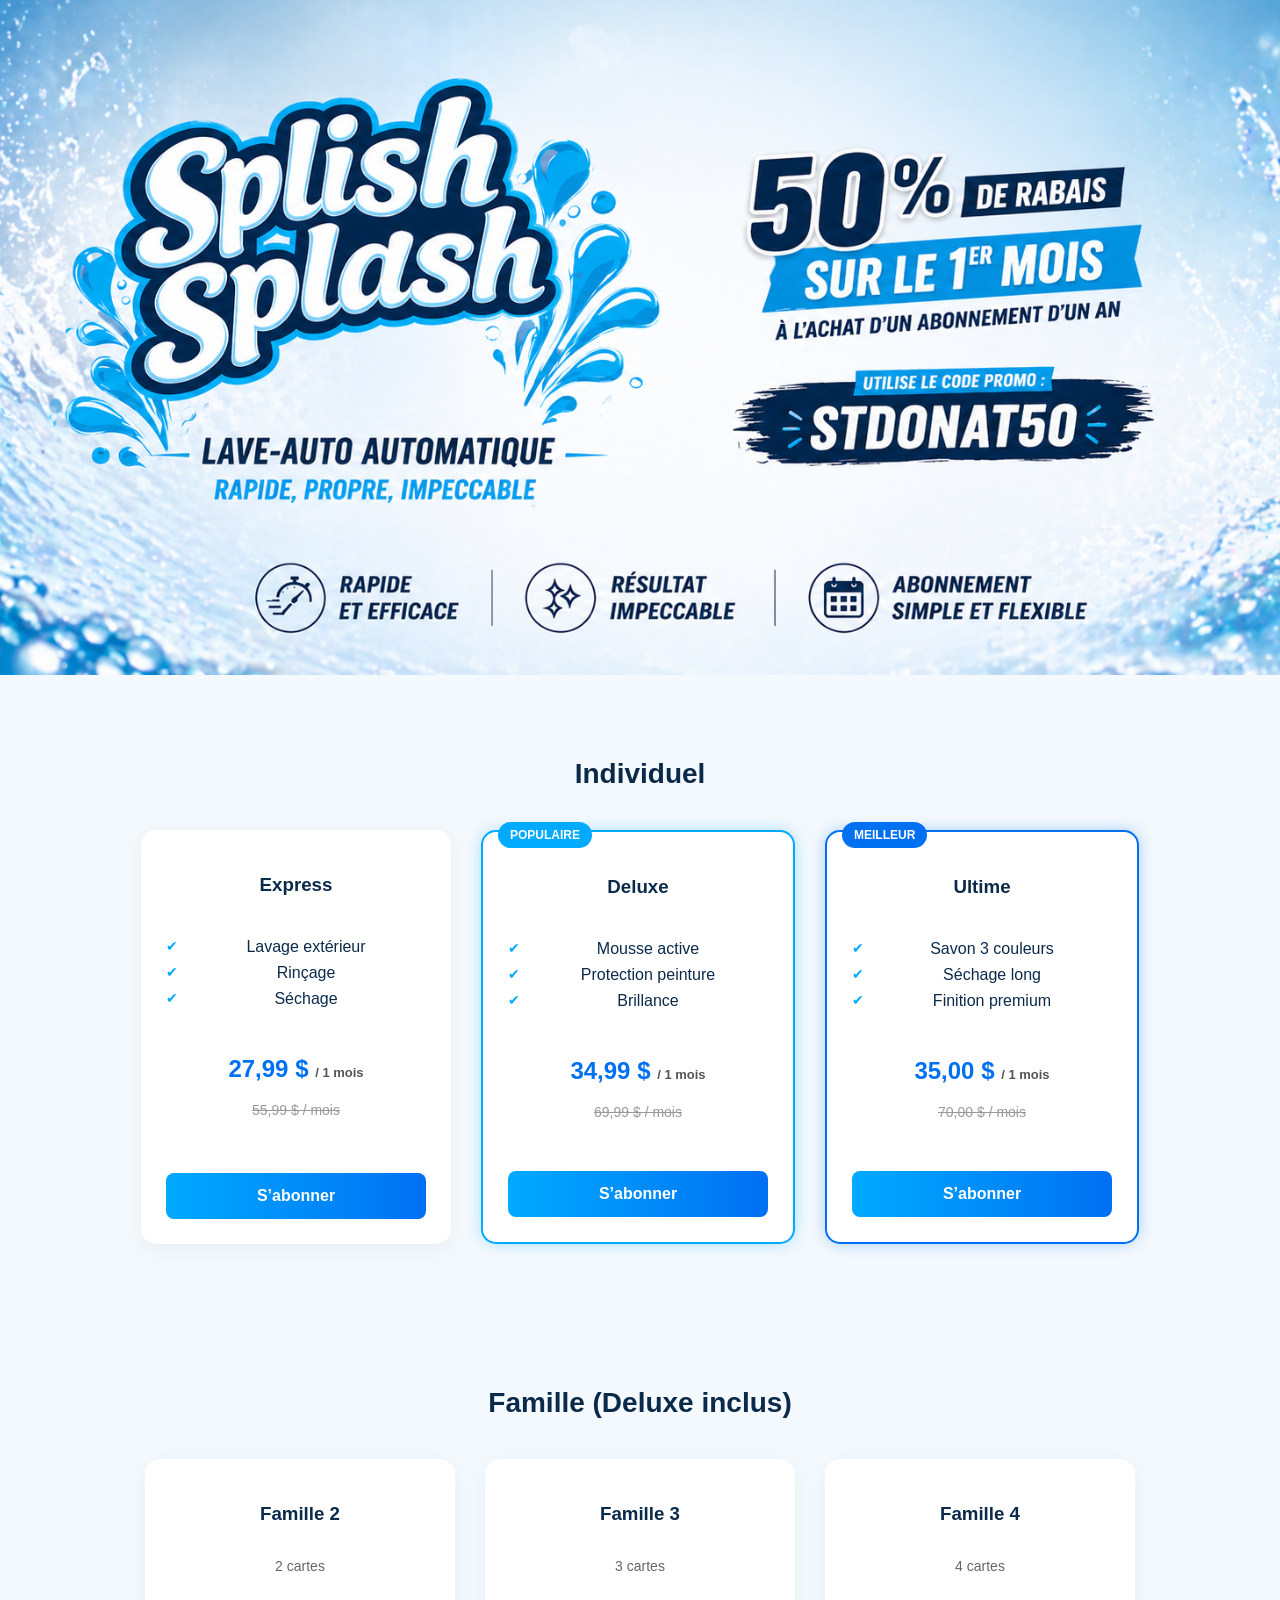
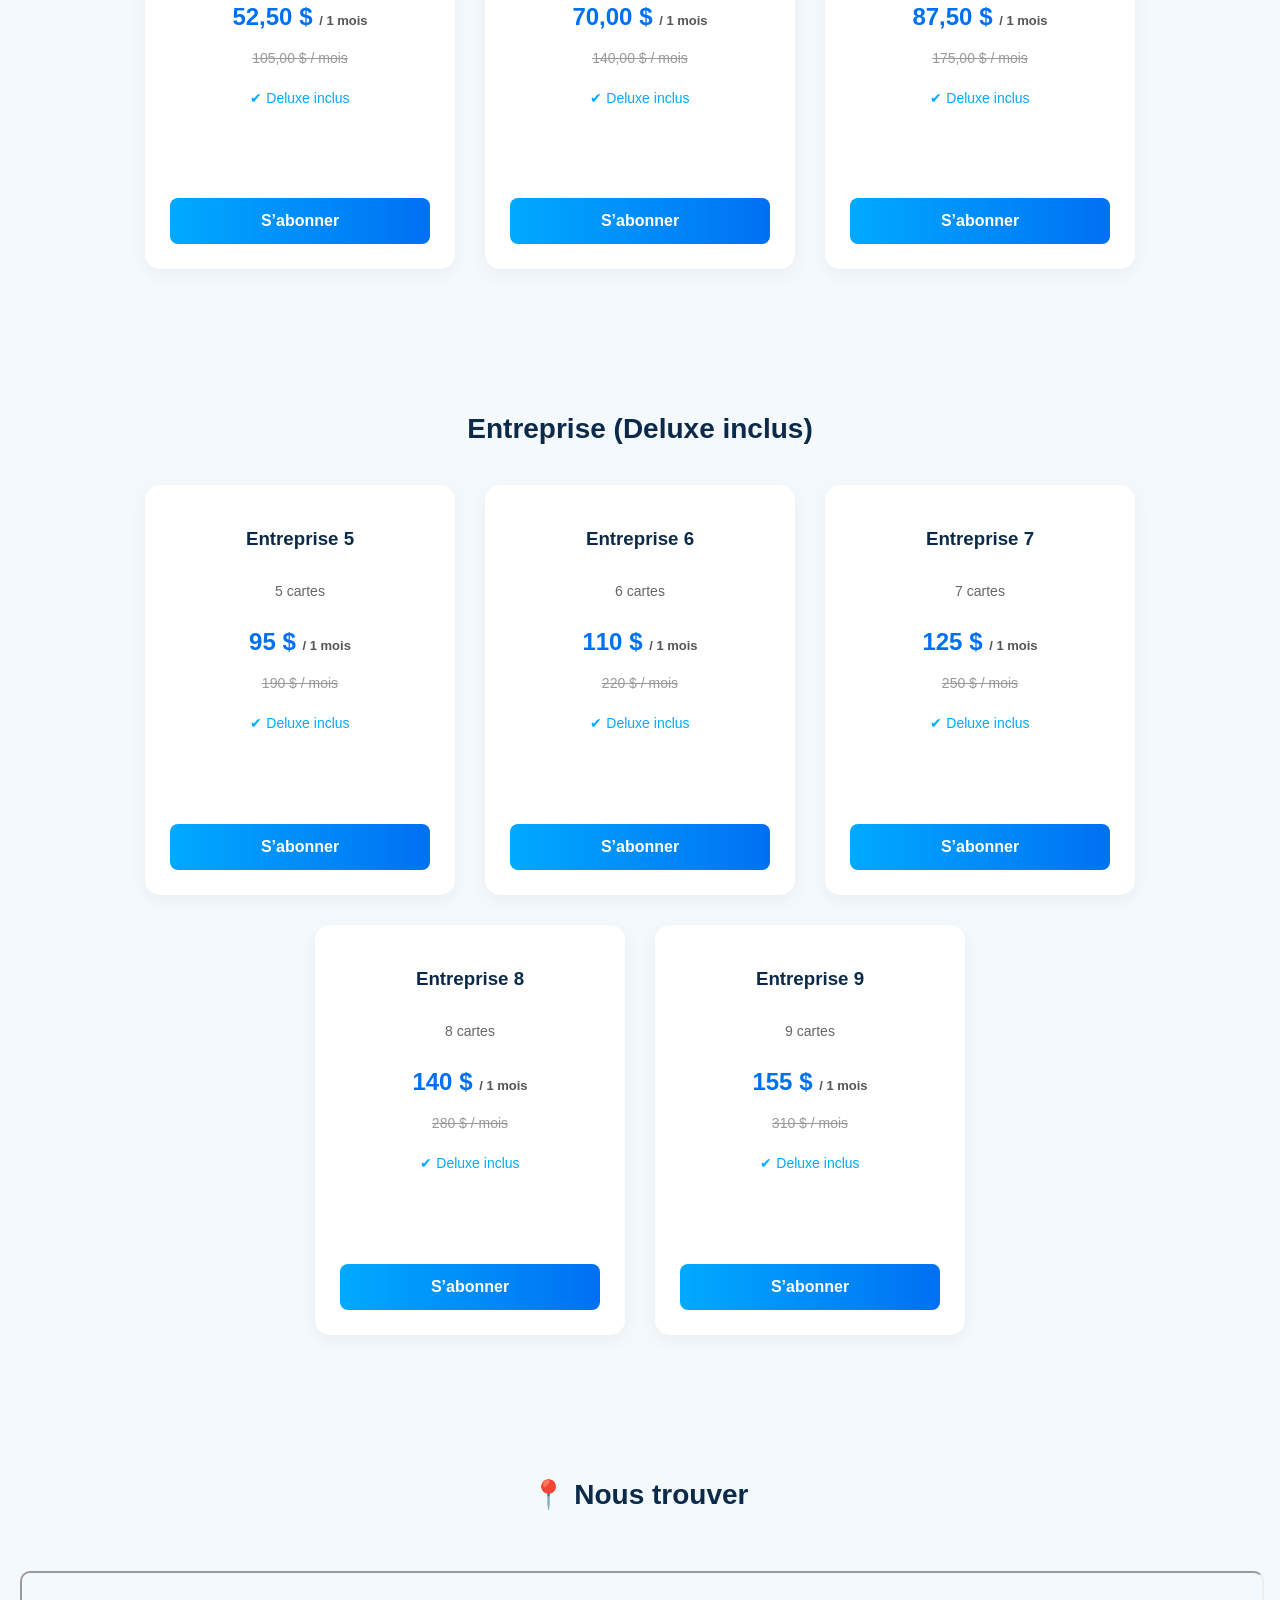
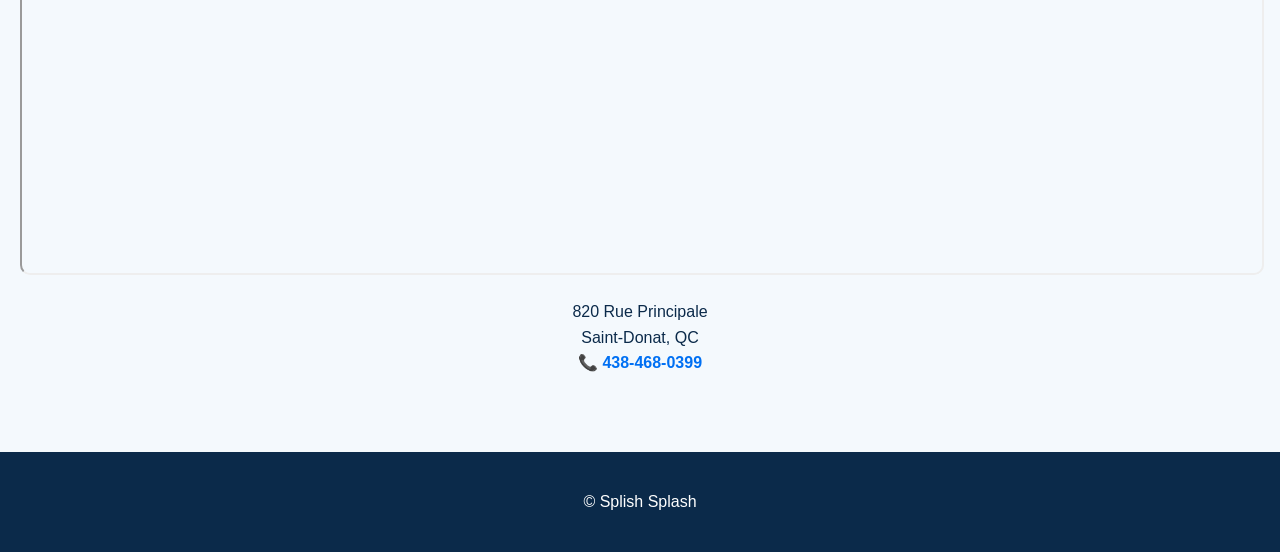
<file: index.html>
<!DOCTYPE html>
<html lang="fr">
<head>
<meta charset="UTF-8">
<meta name="viewport" content="width=device-width, initial-scale=1.0">
<title>Splish Splash</title>
<link rel="stylesheet" href="style.css">
</head>

<body>

<header class="hero"></header>

<!-- INDIVIDUEL -->
<section>
<h2>Individuel</h2>

<div class="cards">

<div class="card">
<h3>Express</h3>
<ul>
<li>Lavage extérieur</li>
<li>Rinçage</li>
<li>Séchage</li>
</ul>
<p class="price">27,99 $ <span>/ 1 mois</span></p>
<p class="old">55,99 $ / mois</p>
<a href="https://buy.stripe.com/dRmaEQesffoZccndp61ZS03">S’abonner</a>
</div>

<div class="card highlight">
<div class="badge">POPULAIRE</div>
<h3>Deluxe</h3>
<ul>
<li>Mousse active</li>
<li>Protection peinture</li>
<li>Brillance</li>
</ul>
<p class="price">34,99 $ <span>/ 1 mois</span></p>
<p class="old">69,99 $ / mois</p>
<a href="https://buy.stripe.com/7sYfZagAn90Bdgr2Ks1ZS02">S’abonner</a>
</div>

<div class="card highlight2">
<div class="badge2">MEILLEUR</div>
<h3>Ultime</h3>
<ul>
<li>Savon 3 couleurs</li>
<li>Séchage long</li>
<li>Finition premium</li>
</ul>
<p class="price">35,00 $ <span>/ 1 mois</span></p>
<p class="old">70,00 $ / mois</p>
<a href="https://buy.stripe.com/00w9AM1Ft90B6S3eta1ZS00">S’abonner</a>
</div>

</div>
</section>

<!-- FAMILLE -->
<section>
<h2>Famille (Deluxe inclus)</h2>

<div class="cards">

<div class="card">
<h3>Famille 2</h3>
<p class="tag">2 cartes</p>
<p class="price">52,50 $ <span>/ 1 mois</span></p>
<p class="old">105,00 $ / mois</p>
<p class="info">✔ Deluxe inclus</p>
<a href="https://buy.stripe.com/bJedR2ck7a4Ffozdp61ZS0j">S’abonner</a>
</div>

<div class="card">
<h3>Famille 3</h3>
<p class="tag">3 cartes</p>
<p class="price">70,00 $ <span>/ 1 mois</span></p>
<p class="old">140,00 $ / mois</p>
<p class="info">✔ Deluxe inclus</p>
<a href="https://buy.stripe.com/9B69AM5VJ7Wx1xJ0Ck1ZS0i">S’abonner</a>
</div>

<div class="card">
<h3>Famille 4</h3>
<p class="tag">4 cartes</p>
<p class="price">87,50 $ <span>/ 1 mois</span></p>
<p class="old">175,00 $ / mois</p>
<p class="info">✔ Deluxe inclus</p>
<a href="https://buy.stripe.com/9B6fZa6ZN0u5b8j2Ks1ZS0h">S’abonner</a>
</div>

</div>
</section>

<!-- ENTREPRISE -->
<section>
<h2>Entreprise (Deluxe inclus)</h2>

<div class="cards">

<div class="card">
<h3>Entreprise 5</h3>
<p class="tag">5 cartes</p>
<p class="price">95 $ <span>/ 1 mois</span></p>
<p class="old">190 $ / mois</p>
<p class="info">✔ Deluxe inclus</p>
<a href="https://buy.stripe.com/bJe6oA5VJb8JekvbgY1ZS0f">S’abonner</a>
</div>

<div class="card">
<h3>Entreprise 6</h3>
<p class="tag">6 cartes</p>
<p class="price">110 $ <span>/ 1 mois</span></p>
<p class="old">220 $ / mois</p>
<p class="info">✔ Deluxe inclus</p>
<a href="https://buy.stripe.com/7sYdR2abZccN7W784M1ZS0e">S’abonner</a>
</div>

<div class="card">
<h3>Entreprise 7</h3>
<p class="tag">7 cartes</p>
<p class="price">125 $ <span>/ 1 mois</span></p>
<p class="old">250 $ / mois</p>
<p class="info">✔ Deluxe inclus</p>
<a href="https://buy.stripe.com/fZu8wI1FtfoZekv2Ks1ZS0d">S’abonner</a>
</div>

<div class="card">
<h3>Entreprise 8</h3>
<p class="tag">8 cartes</p>
<p class="price">140 $ <span>/ 1 mois</span></p>
<p class="old">280 $ / mois</p>
<p class="info">✔ Deluxe inclus</p>
<a href="https://buy.stripe.com/28EaEQdob1y94JVbgY1ZS0c">S’abonner</a>
</div>

<div class="card">
<h3>Entreprise 9</h3>
<p class="tag">9 cartes</p>
<p class="price">155 $ <span>/ 1 mois</span></p>
<p class="old">310 $ / mois</p>
<p class="info">✔ Deluxe inclus</p>
<a href="https://buy.stripe.com/dRm3co97V4Kl0tF4SA1ZS0b">S’abonner</a>
</div>

</div>
</section>

<!-- 📍 LOCALISATION -->
<section>
<h2>📍 Nous trouver</h2>

<iframe class="map"
src="https://maps.google.com/maps?q=820%20Principale%20Saint-Donat&t=&z=13&ie=UTF8&iwloc=&output=embed">
</iframe>

<p class="contact">
820 Rue Principale<br>
Saint-Donat, QC<br>
<a href="tel:4384680399">📞 438-468-0399</a>
</p>

</section>

<!-- FOOTER -->
<footer>
<p>© Splish Splash</p>
</footer>

</body>
</html>
</file>
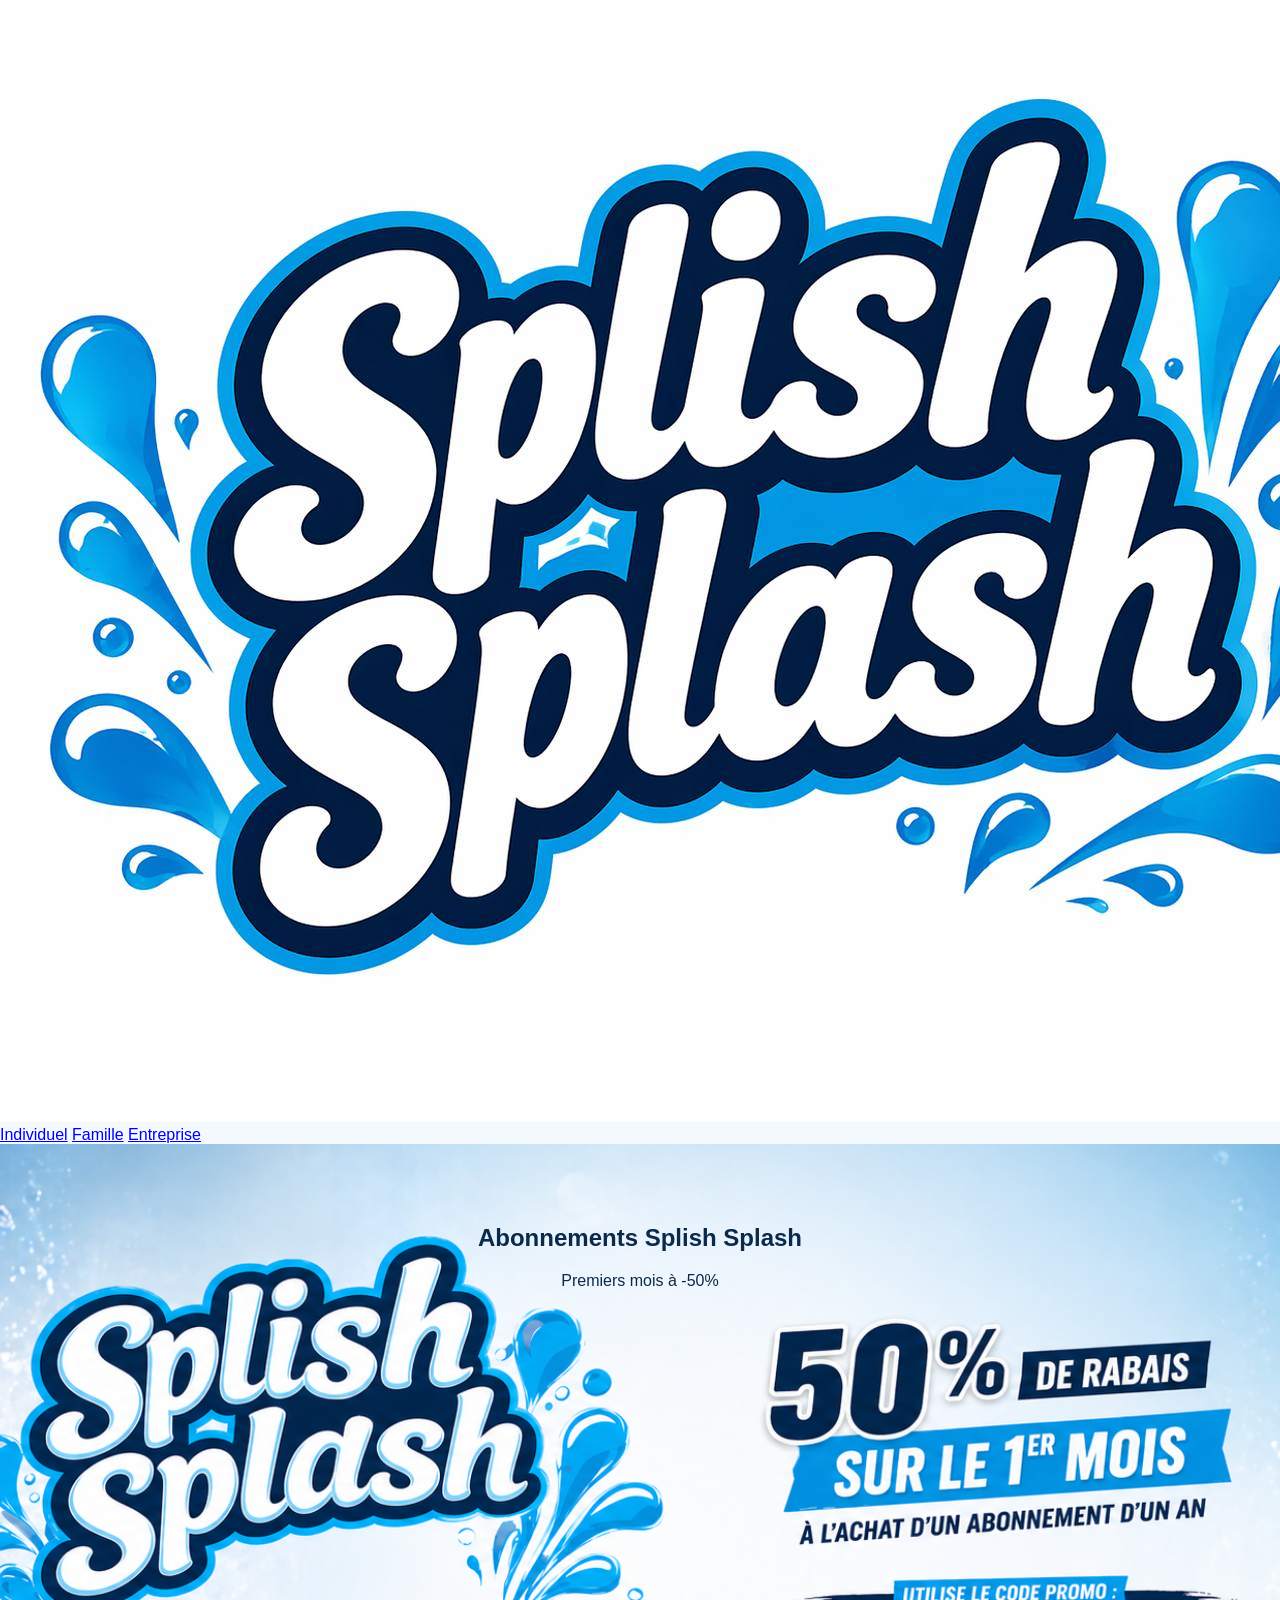
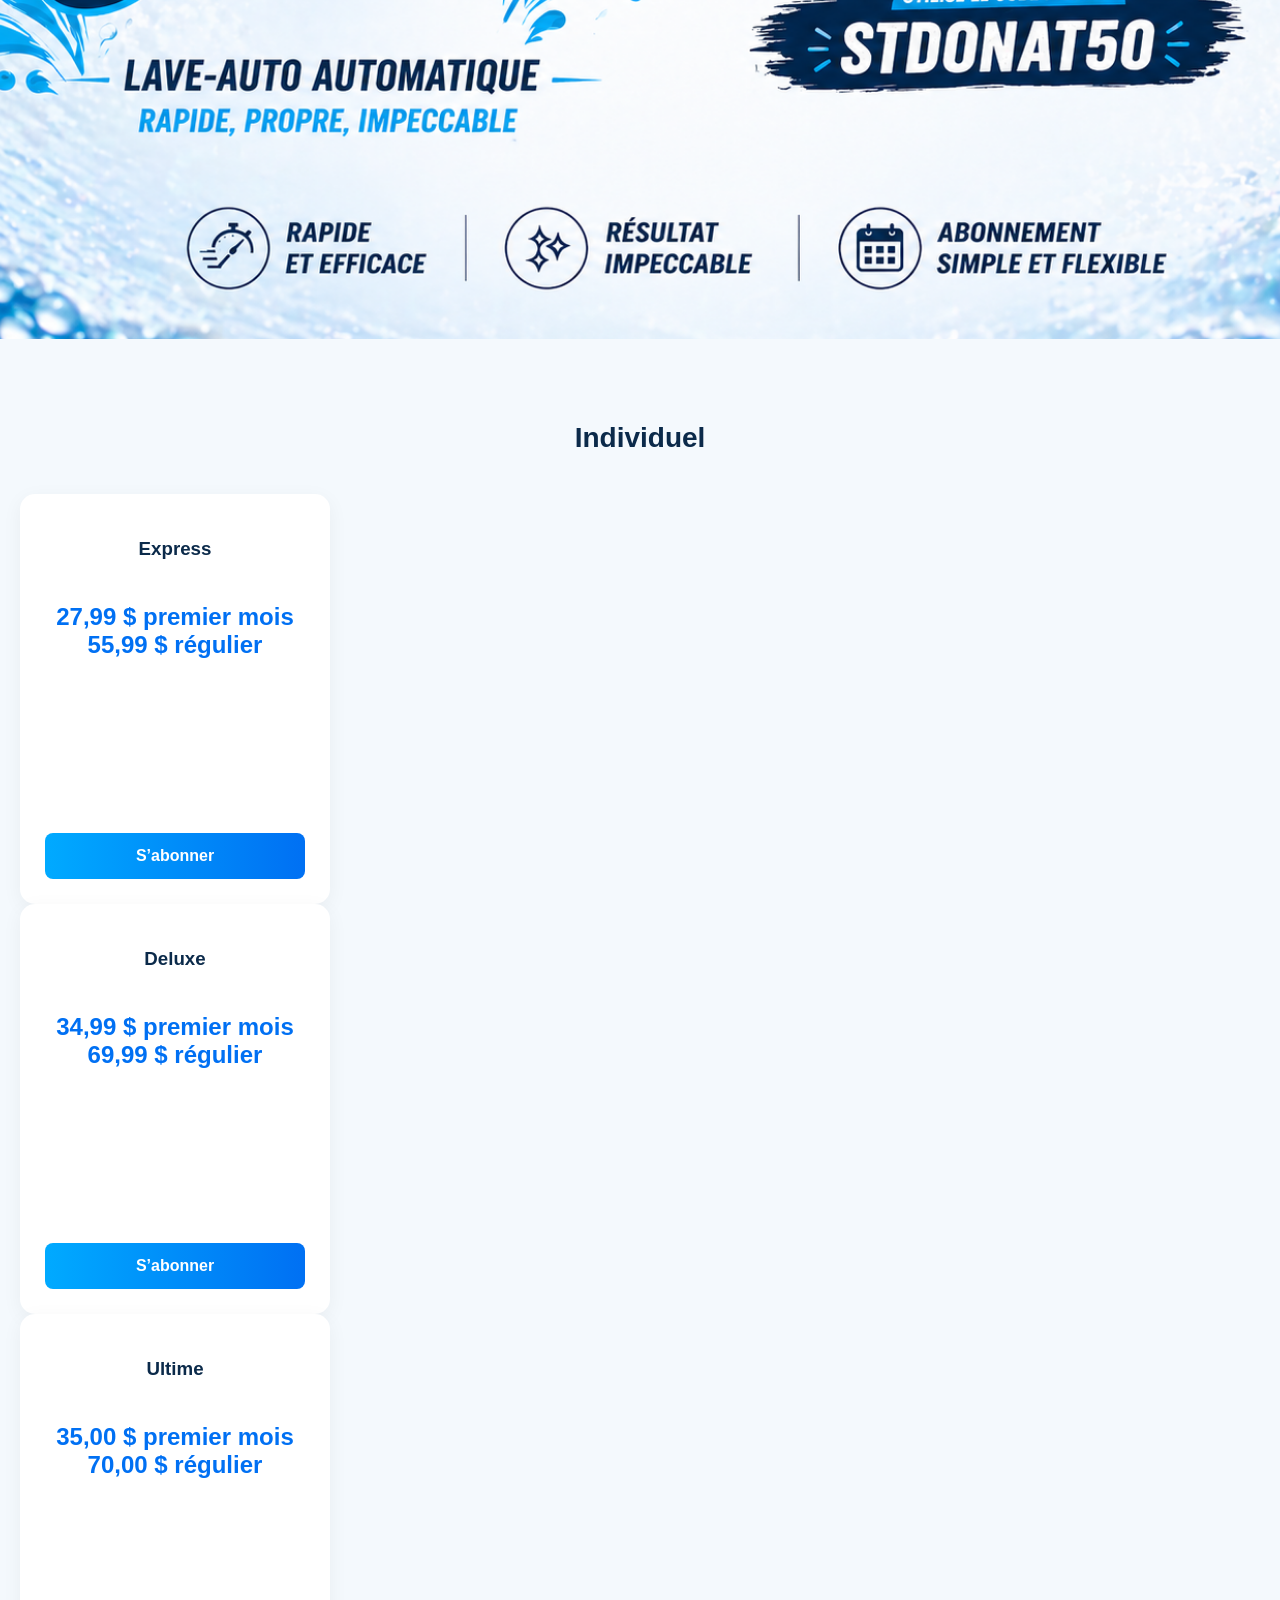
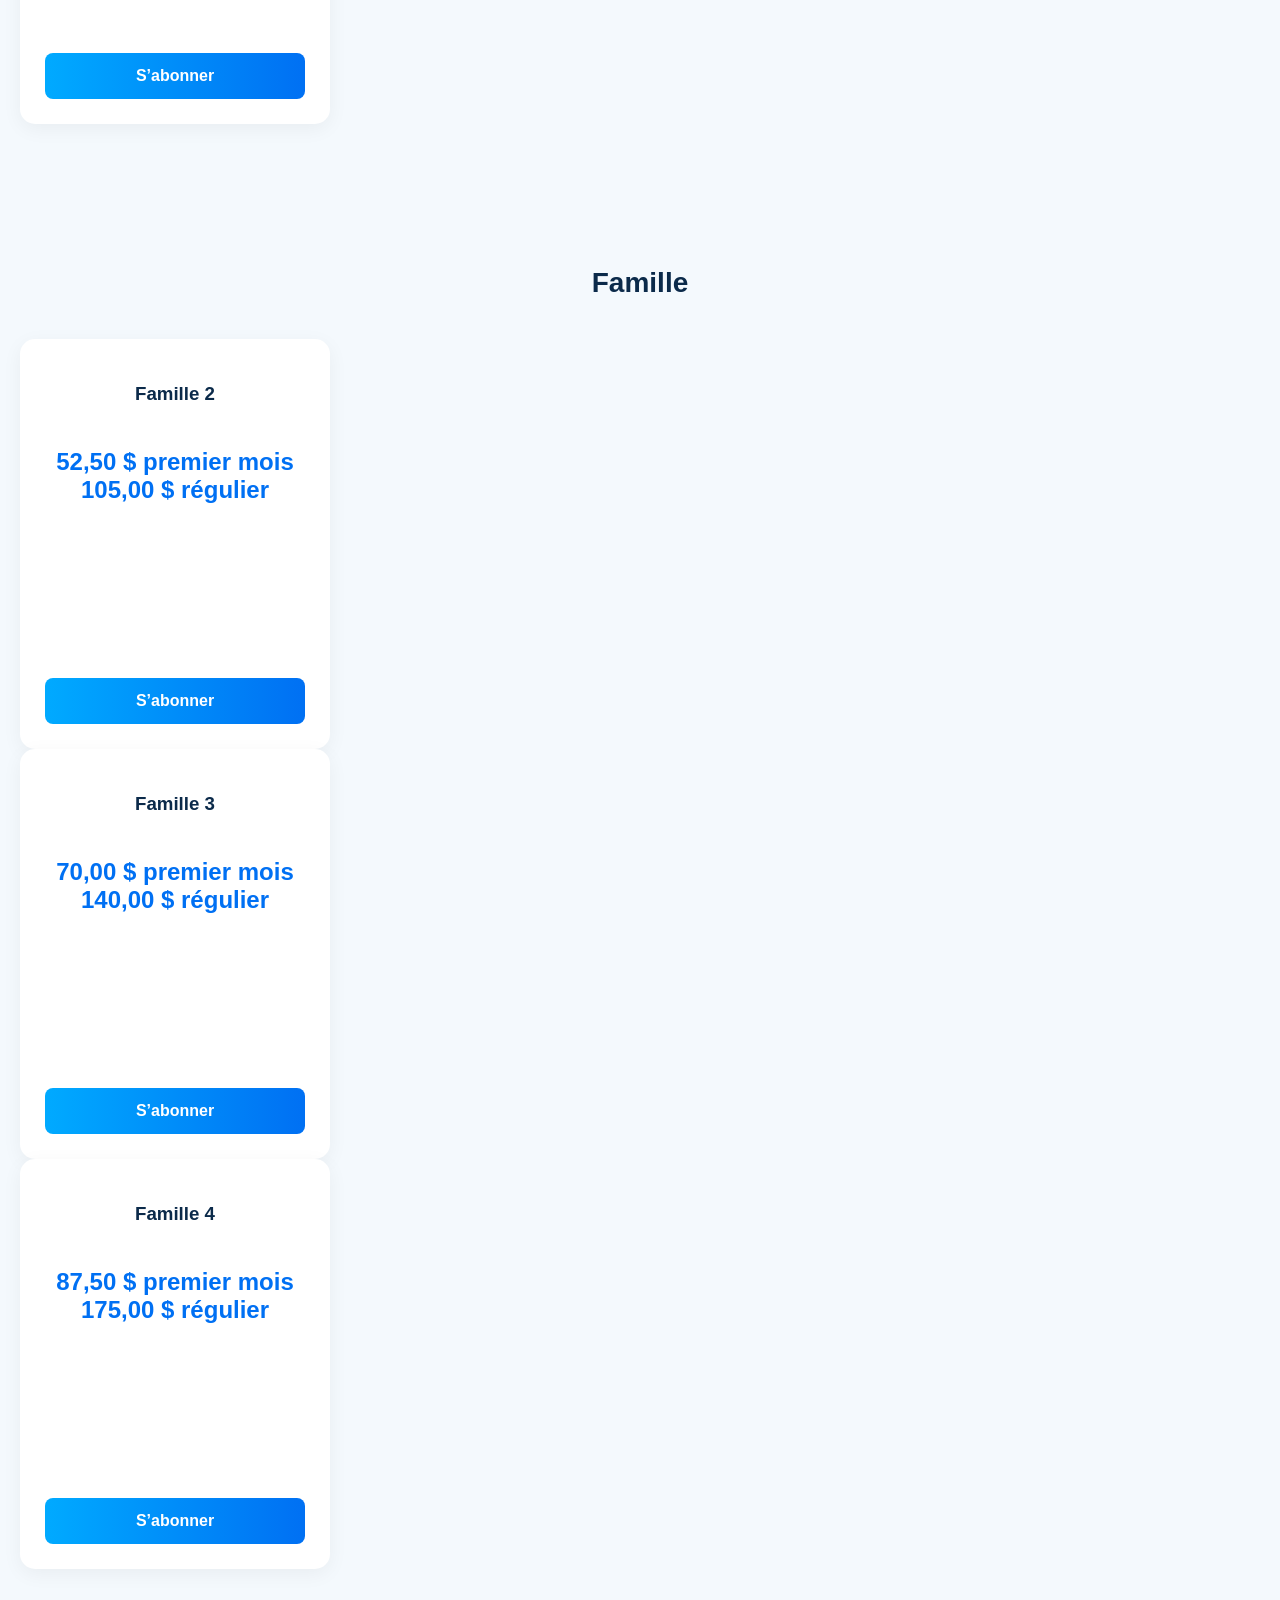
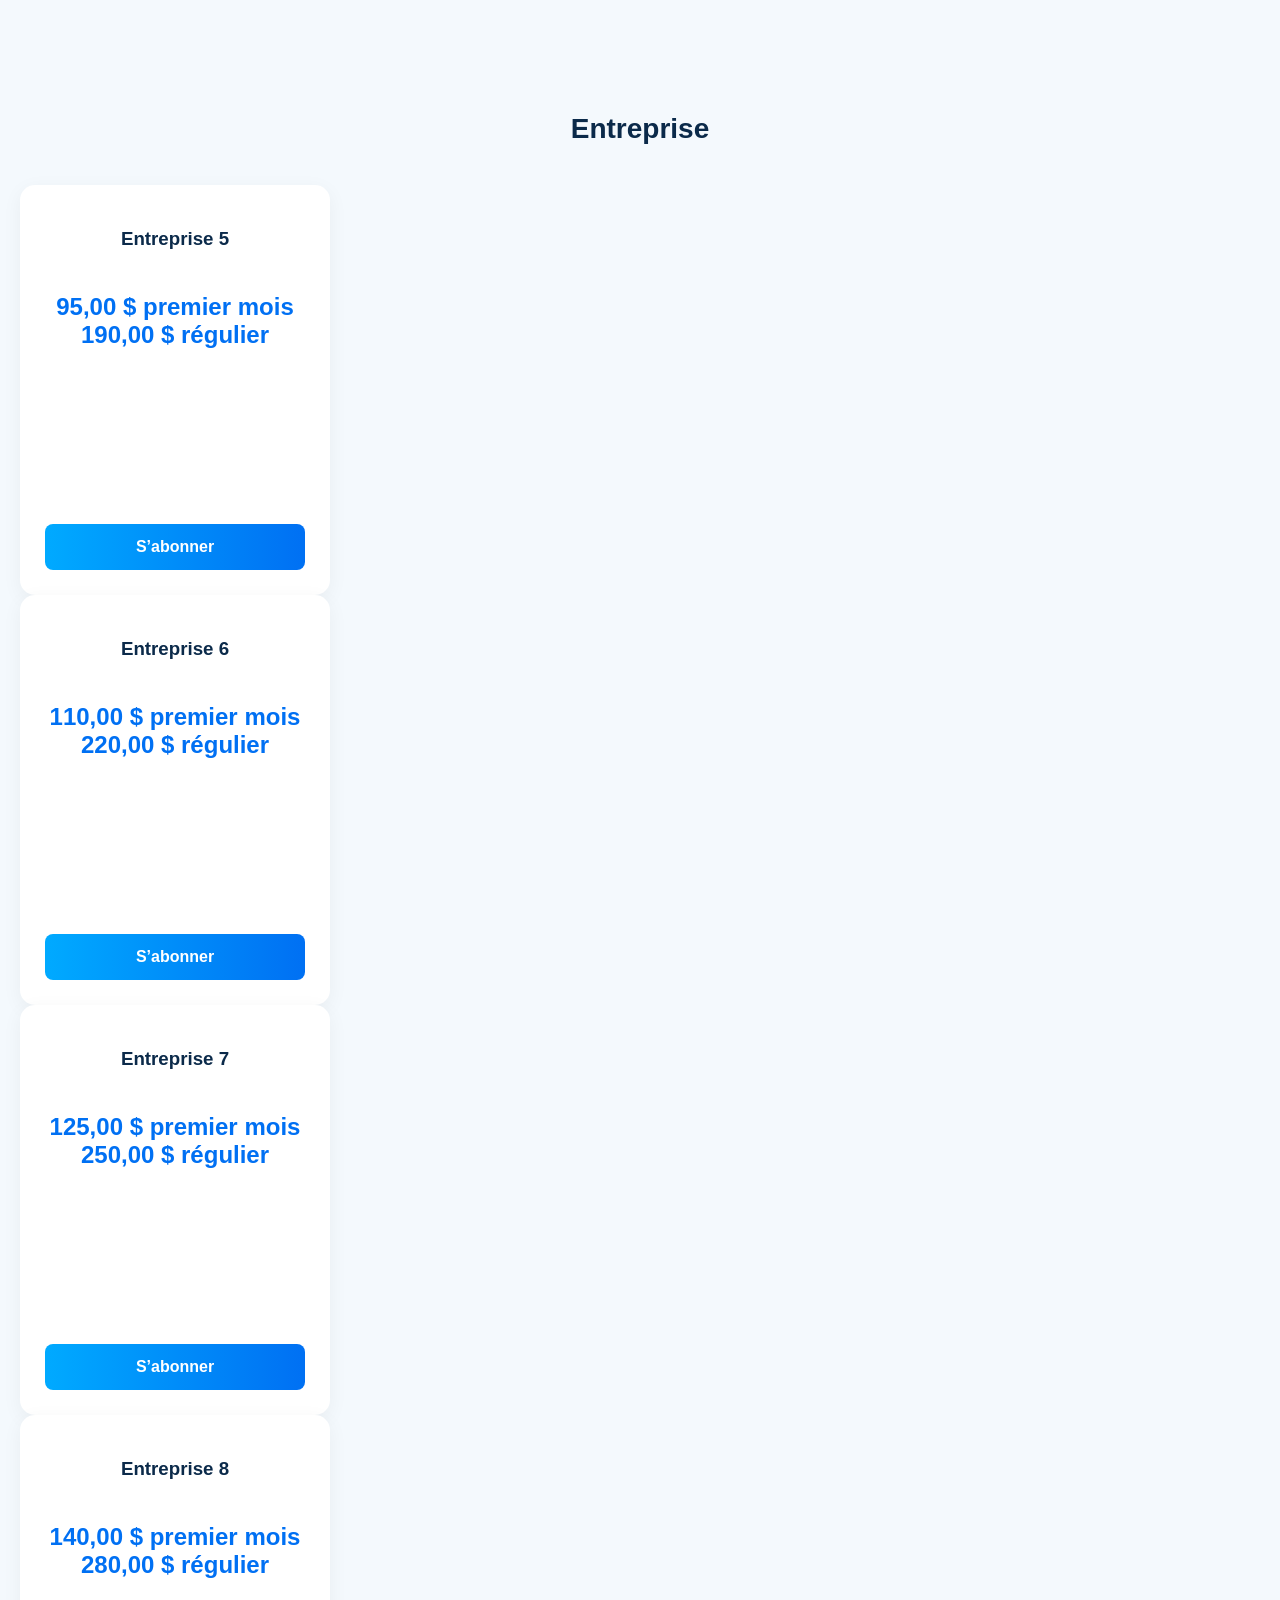
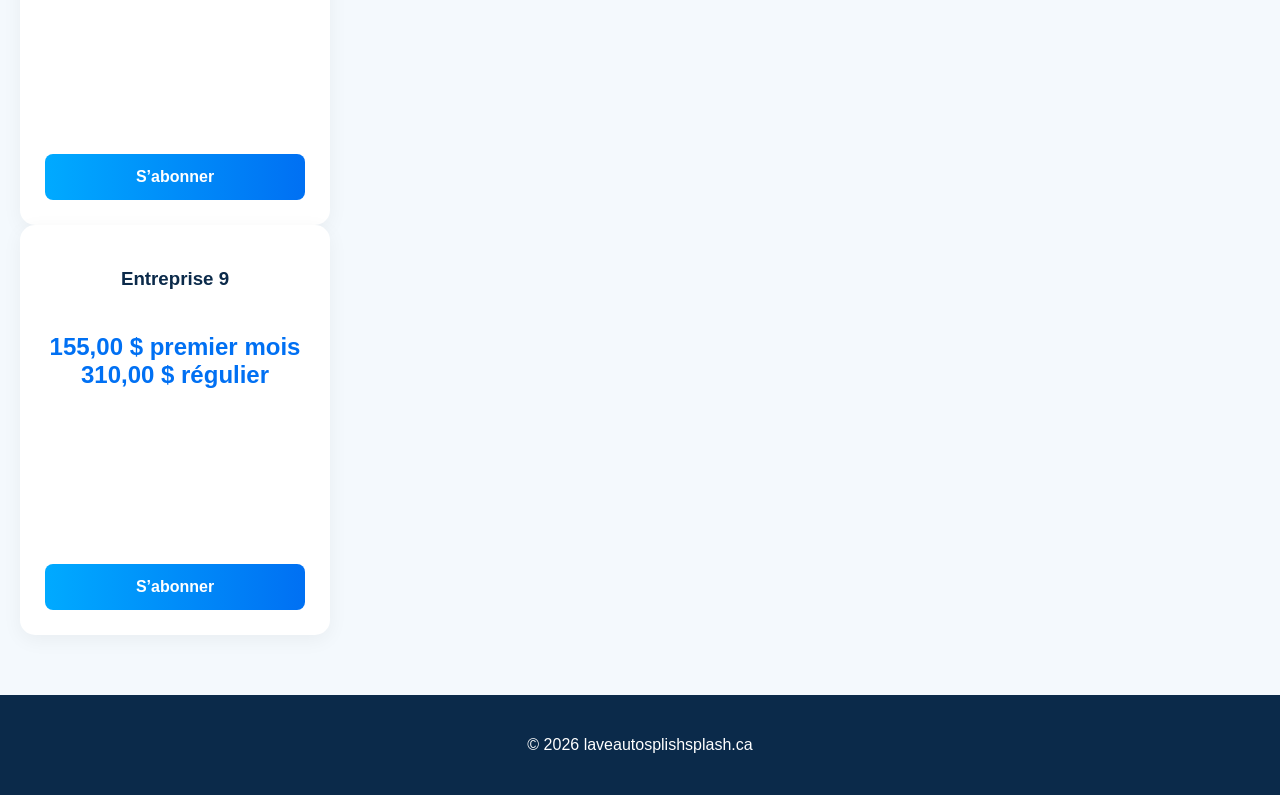
<file: file (3).html>
<!DOCTYPE html>
<html lang="fr">
<head>
<meta charset="UTF-8">
<meta name="viewport" content="width=device-width, initial-scale=1.0">
<title>laveautosplishsplash.ca</title>
<link rel="stylesheet" href="style.css">
</head>

<body>

<header>
  <img src="logo.png" alt="Splish Splash" class="logo">
  <nav>
    <a href="#individuel">Individuel</a>
    <a href="#famille">Famille</a>
    <a href="#entreprise">Entreprise</a>
  </nav>
</header>

<section class="hero">
  <h1>Abonnements Splish Splash</h1>
  <p>Premiers mois à -50%</p>
</section>

<section id="individuel" class="section">
  <h2>Individuel</h2>

  <div class="card">
    <h3>Express</h3>
    <p class="price"><strong>27,99 $</strong> premier mois<br>55,99 $ régulier</p>
    <a href="[buy.stripe.com](https://buy.stripe.com/dRmaEQesffoZccndp61ZS03)" class="btn">S’abonner</a>
  </div>

  <div class="card">
    <h3>Deluxe</h3>
    <p class="price"><strong>34,99 $</strong> premier mois<br>69,99 $ régulier</p>
    <a href="[buy.stripe.com](https://buy.stripe.com/7sYfZagAn90Bdgr2Ks1ZS02)" class="btn">S’abonner</a>
  </div>

  <div class="card">
    <h3>Ultime</h3>
    <p class="price"><strong>35,00 $</strong> premier mois<br>70,00 $ régulier</p>
    <a href="[buy.stripe.com](https://buy.stripe.com/00w9AM1Ft90B6S3eta1ZS00)" class="btn">S’abonner</a>
  </div>
</section>

<section id="famille" class="section">
  <h2>Famille</h2>

  <div class="card">
    <h3>Famille 2</h3>
    <p class="price"><strong>52,50 $</strong> premier mois<br>105,00 $ régulier</p>
    <a href="[buy.stripe.com](https://buy.stripe.com/bJedR2ck7a4Ffozdp61ZS0j)" class="btn">S’abonner</a>
  </div>

  <div class="card">
    <h3>Famille 3</h3>
    <p class="price"><strong>70,00 $</strong> premier mois<br>140,00 $ régulier</p>
    <a href="[buy.stripe.com](https://buy.stripe.com/9B69AM5VJ7Wx1xJ0Ck1ZS0i)" class="btn">S’abonner</a>
  </div>

  <div class="card">
    <h3>Famille 4</h3>
    <p class="price"><strong>87,50 $</strong> premier mois<br>175,00 $ régulier</p>
    <a href="[buy.stripe.com](https://buy.stripe.com/9B6fZa6ZN0u5b8j2Ks1ZS0h)" class="btn">S’abonner</a>
  </div>
</section>

<section id="entreprise" class="section">
  <h2>Entreprise</h2>

  <div class="card">
    <h3>Entreprise 5</h3>
    <p class="price"><strong>95,00 $</strong> premier mois<br>190,00 $ régulier</p>
    <a href="[buy.stripe.com](https://buy.stripe.com/bJe6oA5VJb8JekvbgY1ZS0f)" class="btn">S’abonner</a>
  </div>

  <div class="card">
    <h3>Entreprise 6</h3>
    <p class="price"><strong>110,00 $</strong> premier mois<br>220,00 $ régulier</p>
    <a href="[buy.stripe.com](https://buy.stripe.com/7sYdR2abZccN7W784M1ZS0e)" class="btn">S’abonner</a>
  </div>

  <div class="card">
    <h3>Entreprise 7</h3>
    <p class="price"><strong>125,00 $</strong> premier mois<br>250,00 $ régulier</p>
    <a href="[buy.stripe.com](https://buy.stripe.com/fZu8wI1FtfoZekv2Ks1ZS0d)" class="btn">S’abonner</a>
  </div>

  <div class="card">
    <h3>Entreprise 8</h3>
    <p class="price"><strong>140,00 $</strong> premier mois<br>280,00 $ régulier</p>
    <a href="[buy.stripe.com](https://buy.stripe.com/28EaEQdob1y94JVbgY1ZS0c)" class="btn">S’abonner</a>
  </div>

  <div class="card">
    <h3>Entreprise 9</h3>
    <p class="price"><strong>155,00 $</strong> premier mois<br>310,00 $ régulier</p>
    <a href="[buy.stripe.com](https://buy.stripe.com/dRm3co97V4Kl0tF4SA1ZS0b)" class="btn">S’abonner</a>
  </div>
</section>

<footer>
  <p>© 2026 laveautosplishsplash.ca</p>
</footer>

</body>
</html>
</file>
<file: style.css>
/* RESET */
body{
margin:0;
font-family:'Segoe UI', Arial, sans-serif;
background:#f4f9fd; /* 🔥 fond clair */
color:#0b2a4a;
}

/* HERO */
.hero{
height:75vh;
background:url("hero.png") center/cover no-repeat;
}

/* SECTIONS */
section{
padding:60px 20px;
text-align:center;
}

h2{
margin-bottom:40px;
font-size:28px;
color:#0b2a4a;
}

/* GRID */
.cards{
display:flex;
flex-wrap:wrap;
justify-content:center;
gap:30px;
}

/* CARD */
.card{
background:white;
padding:25px;
width:260px;
border-radius:15px;

display:flex;
flex-direction:column;
justify-content:space-between;

min-height:360px;

transition:0.3s;
position:relative;

/* 🔥 glow léger propre */
box-shadow:0 5px 20px rgba(0,0,0,0.05);
}

/* HOVER GLOW */
.card:hover{
transform:translateY(-8px);
box-shadow:0 0 25px rgba(0,150,255,0.4);
}

/* HIGHLIGHT */
.highlight{
border:2px solid #00aaff;
box-shadow:0 0 15px rgba(0,170,255,0.3);
}

.highlight2{
border:2px solid #0070f3;
box-shadow:0 0 15px rgba(0,112,243,0.3);
}

/* BADGES */
.badge{
position:absolute;
top:-10px;
left:15px;
background:#00aaff;
color:white;
padding:6px 12px;
border-radius:20px;
font-size:12px;
font-weight:bold;
}

.badge2{
position:absolute;
top:-10px;
left:15px;
background:#0070f3;
color:white;
padding:6px 12px;
border-radius:20px;
font-size:12px;
font-weight:bold;
}

/* LIST */
.card ul{
list-style:none;
padding:0;
margin:15px 0;
}

.card li{
margin:8px 0;
padding-left:20px;
position:relative;
}

.card li::before{
content:"✔";
position:absolute;
left:0;
color:#00aaff;
font-size:14px;
}

/* PRICE */
.price{
color:#0070f3;
font-size:24px;
font-weight:bold;
margin-bottom:5px;
}

.price span{
font-size:13px;
color:#555;
}

/* OLD PRICE */
.old{
text-decoration:line-through;
color:#999;
font-size:14px;
margin-bottom:10px;
}

/* TAG */
.tag{
color:#666;
margin-bottom:5px;
font-size:14px;
}

/* INFO */
.info{
color:#00aaff;
font-size:14px;
margin-bottom:10px;
}

/* BUTTON */
.card a{
margin-top:auto;
padding:14px;
background:linear-gradient(90deg,#00aaff,#0070f3);
border-radius:8px;
color:white;
text-decoration:none;
font-weight:bold;
text-align:center;
transition:0.3s;
}

/* BUTTON GLOW */
.card a:hover{
box-shadow:0 0 12px rgba(0,150,255,0.5);
}

/* MAP */
.map{
width:100%;
height:300px;
border-radius:10px;
margin-top:20px;
}

/* CONTACT */
.contact{
margin-top:20px;
font-size:16px;
line-height:1.6;
}

.contact a{
color:#0070f3;
text-decoration:none;
font-weight:bold;
}

/* FOOTER */
footer{
background:#0b2a4a;
color:white;
padding:25px;
text-align:center;
}

/* 📱 MOBILE */
@media(max-width:768px){

.hero{
height:60vh;
}

.cards{
flex-direction:column;
align-items:center;
gap:20px;
}

.card{
width:90%;
min-height:auto;
padding:20px;
}

.price{
font-size:20px;
}

.card h3{
font-size:18px;
}

}
/* HERO MOBILE FIX */
@media(max-width:768px){

.hero{
height:65vh;

/* 🔥 au lieu de cover qui zoom trop */
background-size:contain;

/* centre parfait */
background-position:center top;

/* empêche répétition */
background-repeat:no-repeat;

/* petit fond propre si espace */
background-color:#f4f9fd;
}

}
</file>
